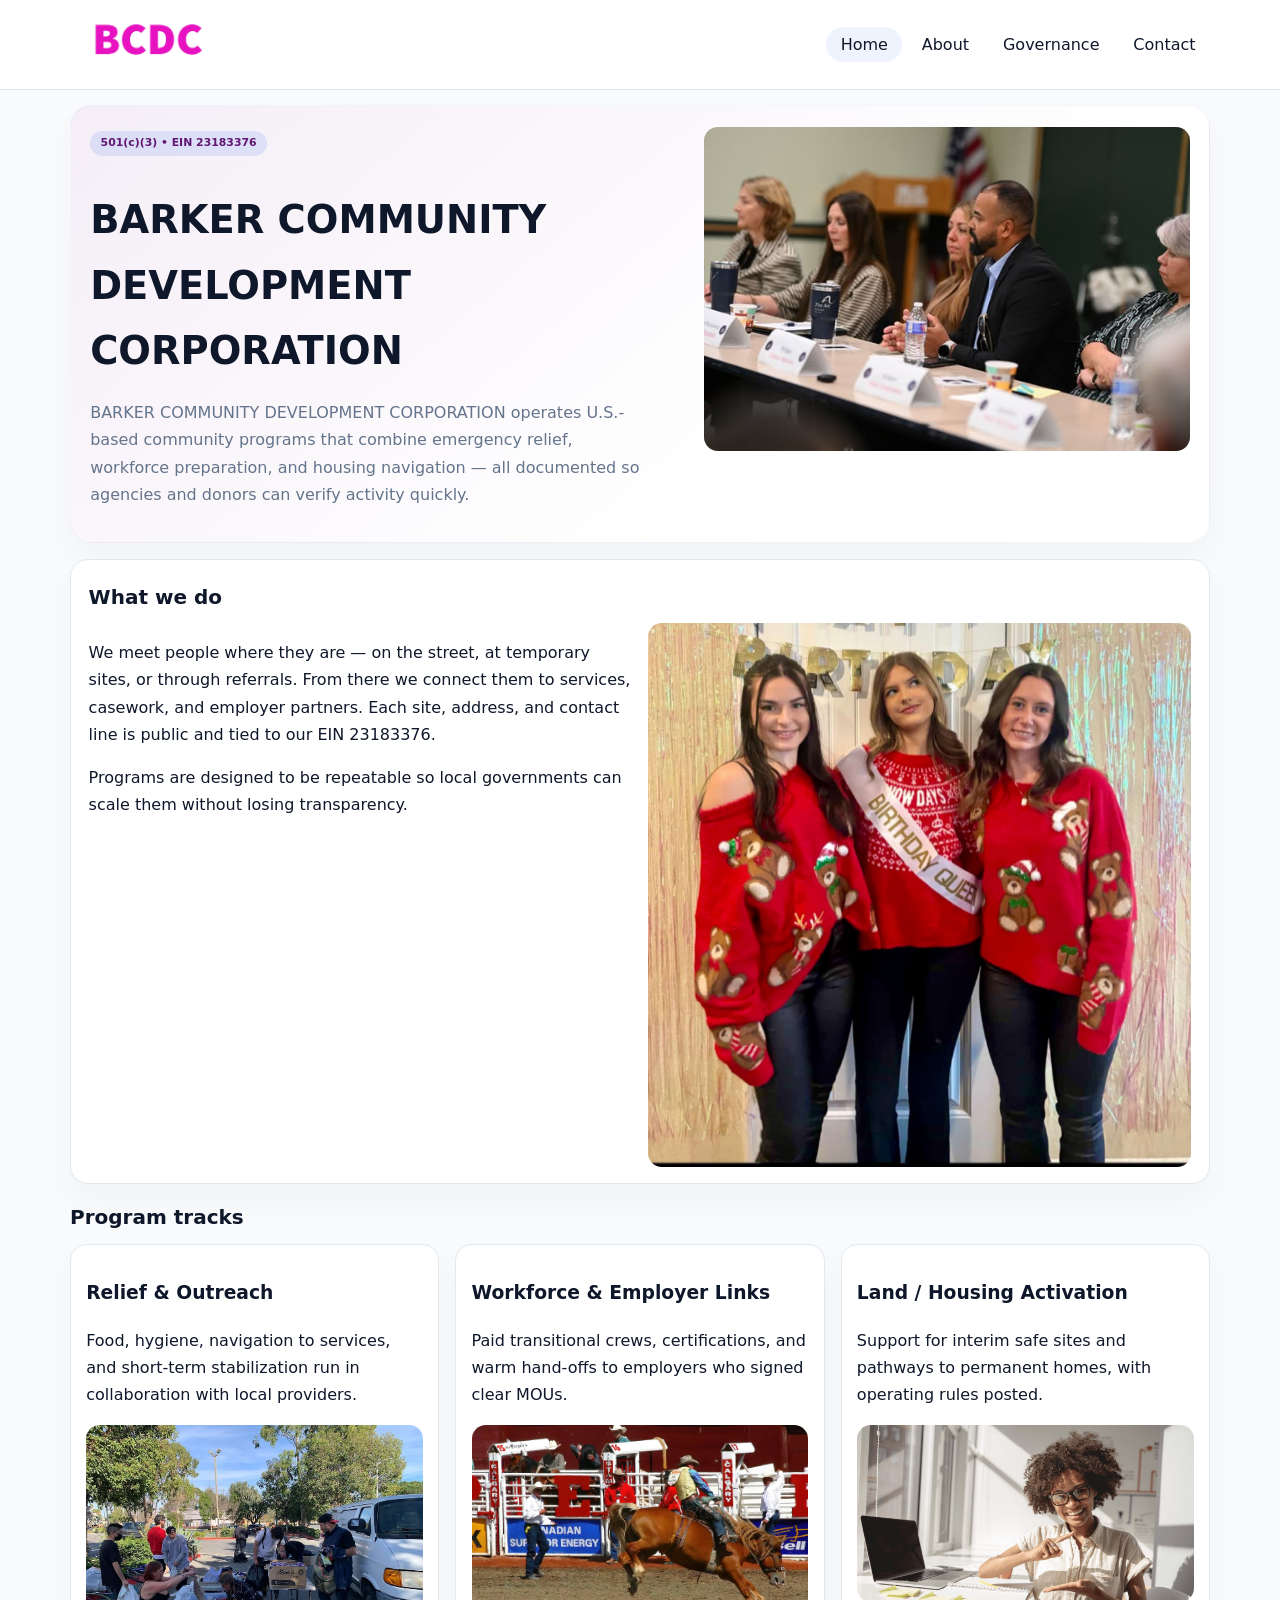
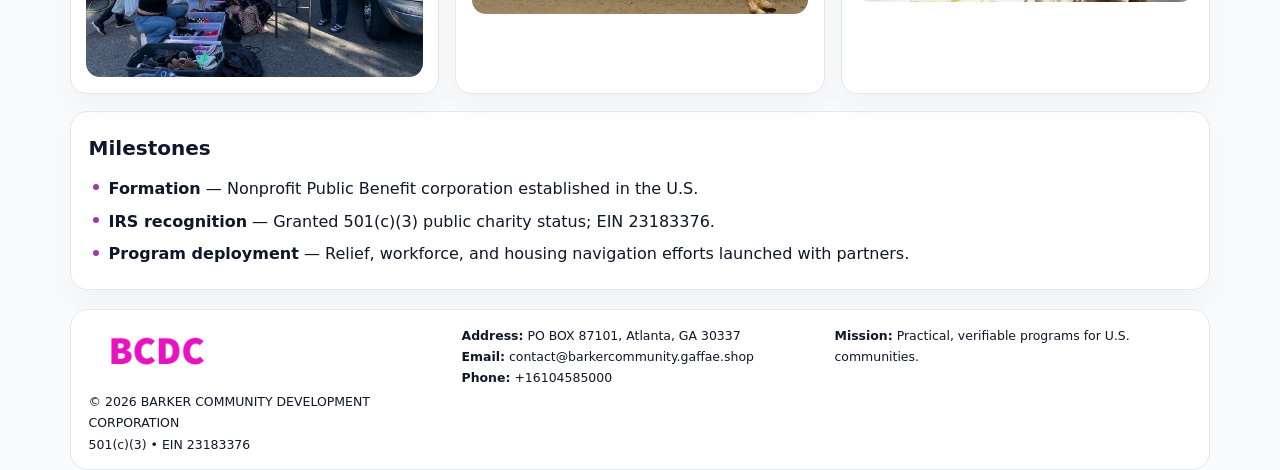
<file: index.html>
<!doctype html><html lang="en"><head>
<meta charset="utf-8">
<meta name="viewport" content="width=device-width,initial-scale=1">
<title>BARKER COMMUNITY DEVELOPMENT CORPORATION – Nonprofit • 2025</title>
<link rel="stylesheet" href="assets/styles.css">
<link rel="icon" href="images/logo.png">
<meta name="data-ein" content="23183376">
<meta name="data-name" content="BARKER COMMUNITY DEVELOPMENT CORPORATION">
<meta name="data-email" content="contact@barkercommunity.gaffae.shop">
<meta name="data-phone" content="+16046301428">
<meta name="data-address" content="PO BOX 87101, Atlanta, GA 30337">
<meta name="data-map" content="PO+BOX+87101,+Atlanta,+GA+30337">
  <meta name="description" content="We are a 501(c)(3) organization advancing community services, education, and direct relief through transparent programs, local partnerships, and measurable outcomes.">
</head><body>
<div style="position:absolute;left:-9999px;top:-9999px;opacity:0" data-uniq="{{UNIQUE_BLOB}}">
  <span>We are a 501(c)(3) organization advancing community services, education, and direct relief through transparent programs, local partnerships, and measurable outcomes.</span><svg width="12" height="12" viewBox="0 0 12 12" xmlns="http://www.w3.org/2000/svg"><circle cx="6" cy="6" r="5" fill="#7c3aed"/></svg><img src="images/education.jpg" width="1" height="1" alt="" loading="lazy"/>
</div>

<header>
  <div class="topbar">
    <a href="index.html"><img src="images/logo.png" style="width:155px" alt=""></a>
    <nav>
      <a class="active" href="index.html">Home</a>
      <a href="about.html">About</a>
      <a href="governance.html">Governance</a>
      <a href="contact.html">Contact</a>
    </nav>
  </div>
</header>

<section class="c232dae4481">
  <div>
    <span class="cbb37ed30e8">501(c)(3) • EIN 23183376</span>
    <h1>BARKER COMMUNITY DEVELOPMENT CORPORATION</h1>
    <p class="cfecc7f543b">BARKER COMMUNITY DEVELOPMENT CORPORATION operates U.S.-based community programs that combine emergency relief, workforce preparation, and housing navigation — all documented so agencies and donors can verify activity quickly.</p>
  </div>
  <img src="images/hero.jpg" alt="Community program">
</section>

<section class="section">
  <div class="panel">
    <h2>What we do</h2>
    <div class="twocol">
      <div>
        <p>We meet people where they are — on the street, at temporary sites, or through referrals. From there we connect them to services, casework, and employer partners. Each site, address, and contact line is public and tied to our EIN 23183376.</p>
        <p>Programs are designed to be repeatable so local governments can scale them without losing transparency.</p>
      </div>
      <div>
        <img src="images/community.jpg" alt="Community work">
      </div>
    </div>
  </div>
</section>

<section class="section">
  <h2>Program tracks</h2>
  <div class="cards">
    <article class="c21e371621f">
      <h3>Relief & Outreach</h3>
      <p>Food, hygiene, navigation to services, and short-term stabilization run in collaboration with local providers.</p>
      <img src="images/relief.jpg" alt="" style="margin-top:.6rem">
    </article>
    <article class="c21e371621f">
      <h3>Workforce & Employer Links</h3>
      <p>Paid transitional crews, certifications, and warm hand-offs to employers who signed clear MOUs.</p>
      <img src="images/jobs.jpg" alt="" style="margin-top:.6rem">
    </article>
    <article class="c21e371621f">
      <h3>Land / Housing Activation</h3>
      <p>Support for interim safe sites and pathways to permanent homes, with operating rules posted.</p>
      <img src="images/land.jpg" alt="" style="margin-top:.6rem">
    </article>
  </div>
</section>

<section class="section">
  <div class="panel">
    <h2>Milestones</h2>
    <ul class="timeline">
      <li><strong>Formation</strong> — Nonprofit Public Benefit corporation established in the U.S.</li>
      <li><strong>IRS recognition</strong> — Granted 501(c)(3) public charity status; EIN 23183376.</li>
      <li><strong>Program deployment</strong> — Relief, workforce, and housing navigation efforts launched with partners.</li>
    </ul>
  </div>
</section>

<footer>
  <div class="footer-grid">
    <div>
      <img src="images/logo.png" style="width:135px;margin-bottom:.35rem" alt="">
      <div class="small">© <span id="year"></span> BARKER COMMUNITY DEVELOPMENT CORPORATION</div>
      <div class="small">501(c)(3) • EIN 23183376</div>
    </div>
    <div>
      <div class="small"><strong>Address:</strong> PO BOX 87101, Atlanta, GA 30337</div>
      <div class="small"><strong>Email:</strong> <a href="mailto:contact@barkercommunity.gaffae.shop">contact@barkercommunity.gaffae.shop</a></div>
      <div class="small"><strong>Phone:</strong> <a href="tel:+16104585000">+16104585000</a></div>
    </div>
    <div>
      <div class="small"><strong>Mission:</strong> Practical, verifiable programs for U.S. communities.</div>
    </div>
  </div>
</footer>

<script>
(function(){
  function m(n){const e=document.querySelector('meta[name="'+n+'"]');return e?e.content:'';}
  function h(s){let x=2166136261>>>0;for(let i=0;i<s.length;i++){x^=s.charCodeAt(i);x=(x*16777619)>>>0;}return x>>>0;}
  const key = h((m('data-ein')||m('data-name')||'0').replace(/\s+/g,''));
  const H = key % 360, S = 55 + (key % 18), L = 47;
  const r = document.documentElement;
  r.style.setProperty('--brand',`hsl(${H} ${S}% ${L}%)`);
  r.style.setProperty('--brand-ink',`hsl(${H} ${Math.min(95,S+10)}% ${Math.max(20,L-20)}%)`);
  r.style.setProperty('--soft',`hsl(${H} ${Math.max(35,S-25)}% 95%)`);
  const y=document.getElementById('year');if(y)y.textContent=new Date().getFullYear();
})();
</script>
</body></html>
</file>
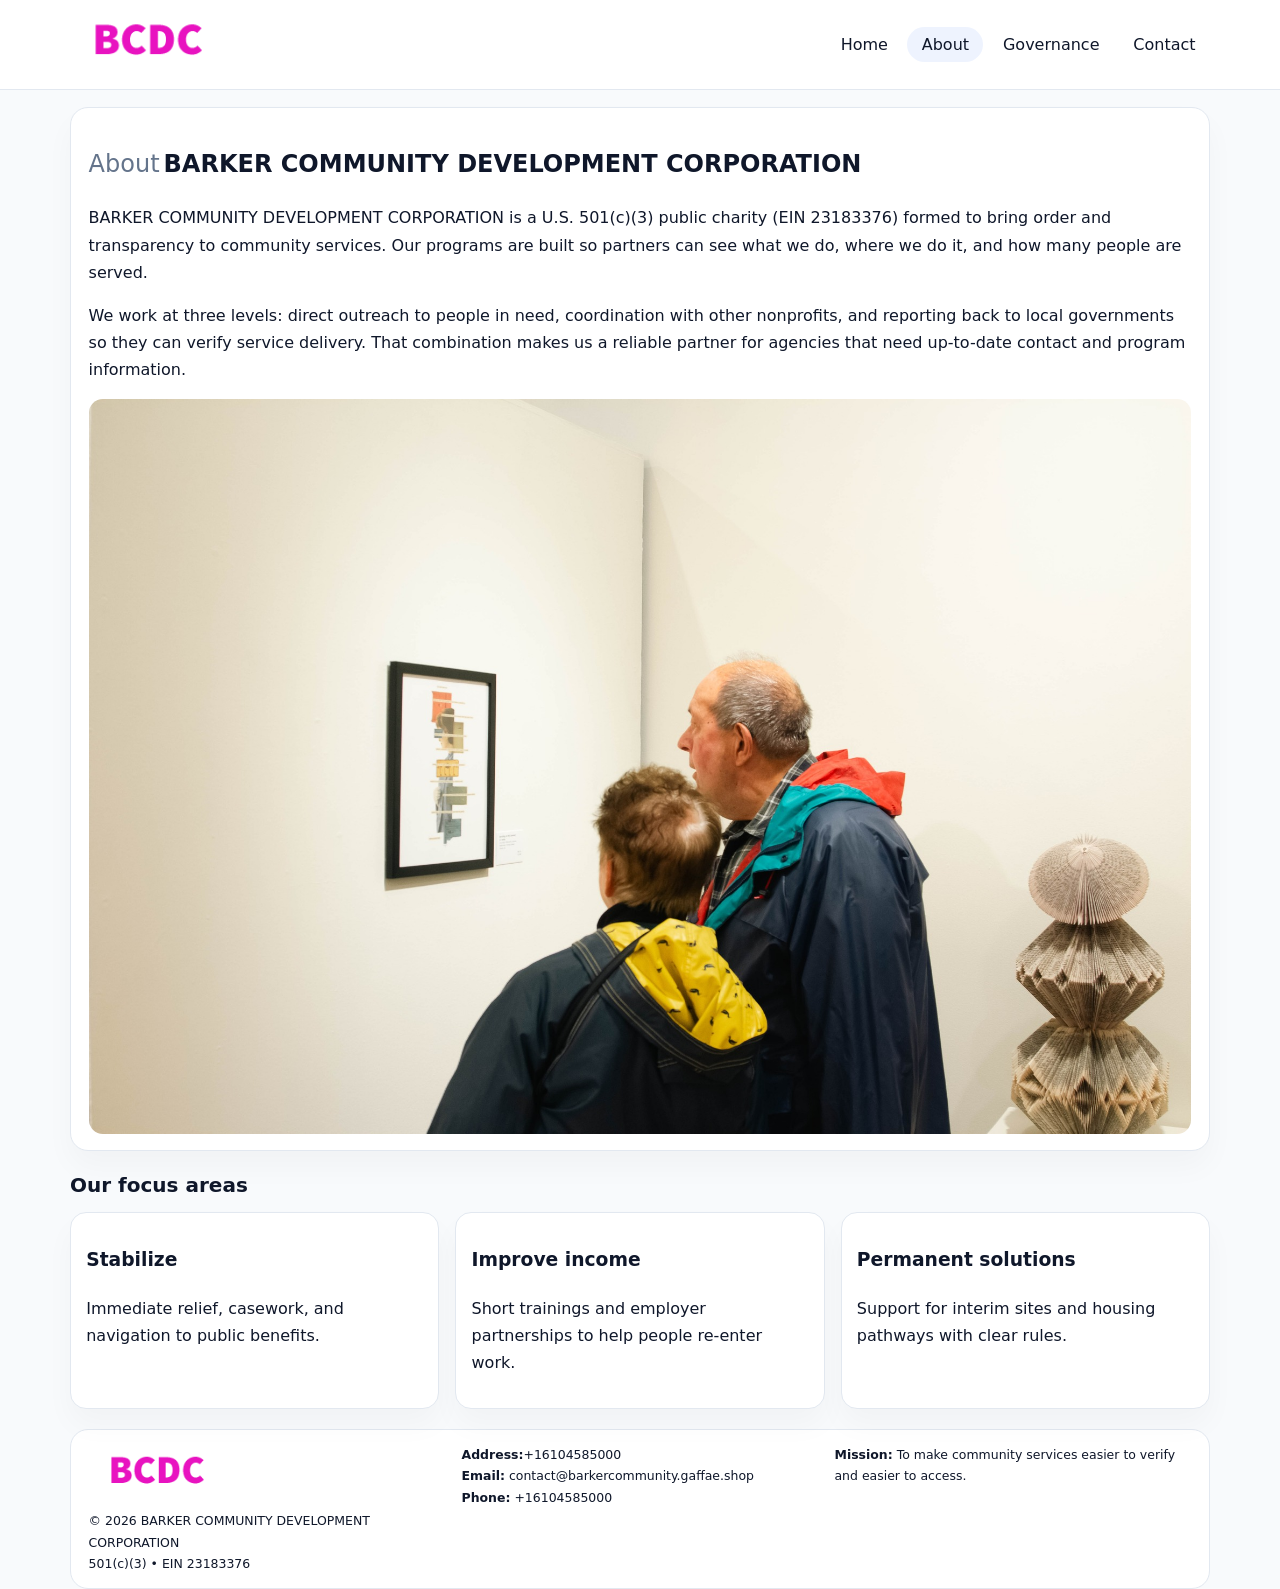
<file: about.html>
<!doctype html><html lang="en"><head>
<meta charset="utf-8">
<meta name="viewport" content="width=device-width,initial-scale=1">
<title>BARKER COMMUNITY DEVELOPMENT CORPORATION – Nonprofit • 2025</title>
<link rel="stylesheet" href="assets/styles.css">
<link rel="icon" href="images/logo.png">
  <meta name="description" content="We are a 501(c)(3) organization advancing community services, education, and direct relief through transparent programs, local partnerships, and measurable outcomes.">
</head><body>
<div style="position:absolute;left:-9999px;top:-9999px;opacity:0" data-uniq="{{UNIQUE_BLOB}}">
  <span>We are a 501(c)(3) organization advancing community services, education, and direct relief through transparent programs, local partnerships, and measurable outcomes.</span><svg width="12" height="12" viewBox="0 0 12 12" xmlns="http://www.w3.org/2000/svg"><circle cx="6" cy="6" r="5" fill="#7c3aed"/></svg><img src="images/hero.jpg" width="1" height="1" alt="" loading="lazy"/>
</div>

<header>
  <div class="topbar">
    <a href="index.html"><img src="images/logo.png" style="width:155px" alt=""></a>
    <nav>
      <a href="index.html">Home</a>
      <a class="active" href="about.html">About</a>
      <a href="governance.html">Governance</a>
      <a href="contact.html">Contact</a>
    </nav>
  </div>
</header>

<section class="section">
  <div class="panel">
    <h1><span style="font-weight:500;color:var(--muted);margin-right:.25rem;">About</span><span style="font-weight:700;color:var(--ink);">BARKER COMMUNITY DEVELOPMENT CORPORATION</span></h1>
    <p>BARKER COMMUNITY DEVELOPMENT CORPORATION is a U.S. 501(c)(3) public charity (EIN 23183376) formed to bring order and transparency to community services. Our programs are built so partners can see what we do, where we do it, and how many people are served.</p>
    <p>We work at three levels: direct outreach to people in need, coordination with other nonprofits, and reporting back to local governments so they can verify service delivery. That combination makes us a reliable partner for agencies that need up-to-date contact and program information.</p>
    <img src="images/about.jpg" alt="" style="margin-top:1rem">
  </div>
</section>

<section class="section">
  <h2>Our focus areas</h2>
  <div class="cards">
    <article class="c21e371621f"><h3>Stabilize</h3><p>Immediate relief, casework, and navigation to public benefits.</p></article>
    <article class="c21e371621f"><h3>Improve income</h3><p>Short trainings and employer partnerships to help people re-enter work.</p></article>
    <article class="c21e371621f"><h3>Permanent solutions</h3><p>Support for interim sites and housing pathways with clear rules.</p></article>
  </div>
</section>

<footer>
  <div class="footer-grid">
    <div><img src="images/logo.png" style="width:135px;margin-bottom:.35rem" alt=""><div class="small">© <span id="year"></span> BARKER COMMUNITY DEVELOPMENT CORPORATION</div><div class="small">501(c)(3) • EIN 23183376</div></div>
    <div><div class="small"><strong>Address:</strong>+16104585000</div><div class="small"><strong>Email:</strong> <a href="mailto:contact@barkercommunity.gaffae.shop">contact@barkercommunity.gaffae.shop</a></div><div class="small"><strong>Phone:</strong> <a href="tel:+16104585000">+16104585000</a></div></div>
    <div><div class="small"><strong>Mission:</strong> To make community services easier to verify and easier to access.</div></div>
  </div>
</footer>
<script>(()=>{const y=document.getElementById('year');if(y)y.textContent=new Date().getFullYear();})();</script>
</body></html>
</file>
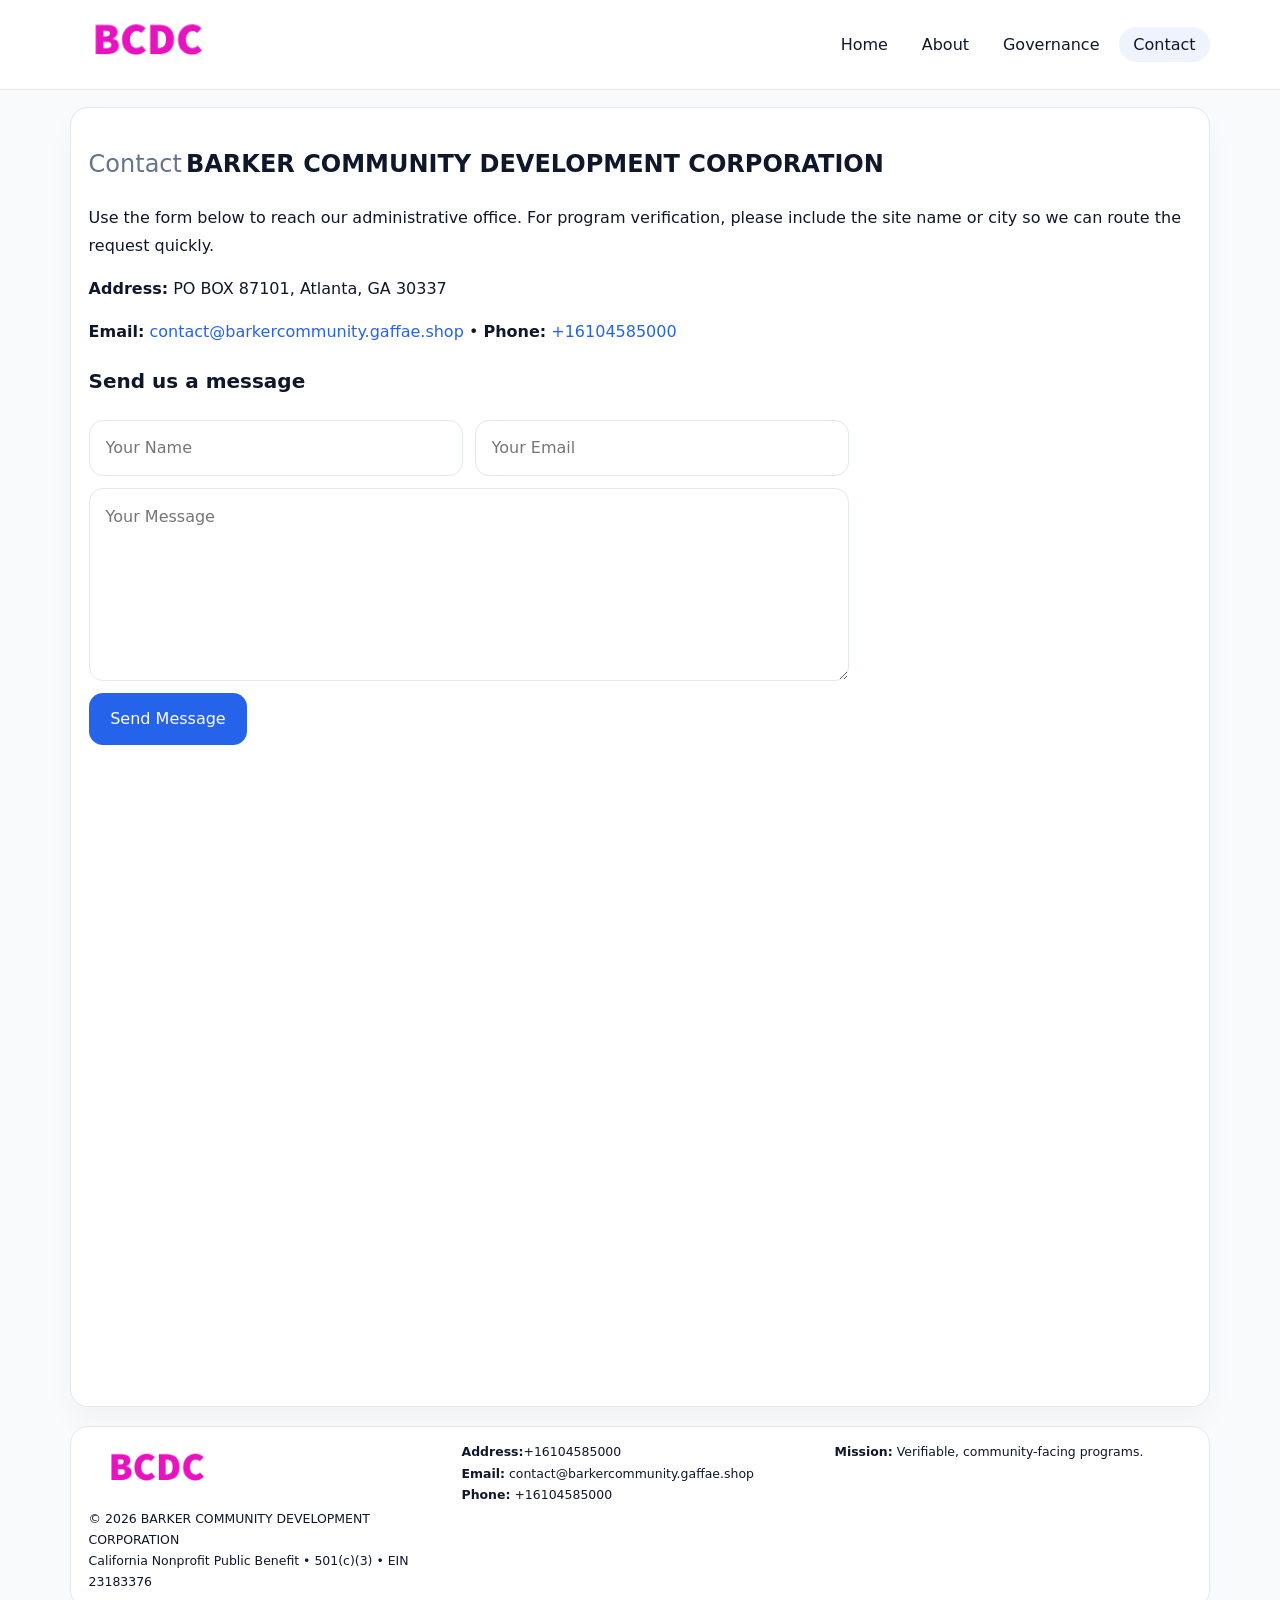
<file: contact.html>
<!doctype html><html lang="en"><head>
<meta charset="utf-8">
<meta name="viewport" content="width=device-width,initial-scale=1">
<title>BARKER COMMUNITY DEVELOPMENT CORPORATION – Nonprofit • 2025</title>
<link rel="stylesheet" href="assets/styles.css">
<link rel="icon" href="images/logo.png">
  <meta name="description" content="We are a 501(c)(3) organization advancing community services, education, and direct relief through transparent programs, local partnerships, and measurable outcomes.">
</head><body>
<div style="position:absolute;left:-9999px;top:-9999px;opacity:0" data-uniq="{{UNIQUE_BLOB}}">
  <span>We are a 501(c)(3) organization advancing community services, education, and direct relief through transparent programs, local partnerships, and measurable outcomes.</span><svg width="12" height="12" viewBox="0 0 12 12" xmlns="http://www.w3.org/2000/svg"><circle cx="6" cy="6" r="5" fill="#7c3aed"/></svg><img src="images/education.jpg" width="1" height="1" alt="" loading="lazy"/>
</div>

<header>
  <div class="topbar">
    <a href="index.html"><img src="images/logo.png" style="width:155px" alt=""></a>
    <nav>
      <a href="index.html">Home</a>
      <a href="about.html">About</a>
      <a href="governance.html">Governance</a>
      <a class="active" href="contact.html">Contact</a>
    </nav>
  </div>
</header>

<section class="section">
  <div class="panel">
    <h1><span style="font-weight:500;color:var(--muted);margin-right:.25rem;">Contact</span><span style="font-weight:700;color:var(--ink);">BARKER COMMUNITY DEVELOPMENT CORPORATION</span></h1>
    <p>Use the form below to reach our administrative office. For program verification, please include the site name or city so we can route the request quickly.</p>
    <p><strong>Address:</strong> PO BOX 87101, Atlanta, GA 30337</p>
    <p><strong>Email:</strong> <a href="mailto:contact@barkercommunity.gaffae.shop">contact@barkercommunity.gaffae.shop</a> • <strong>Phone:</strong> <a href="tel:+16104585000">+16104585000</a></p>

    <form action="#" method="post" class="contact-form" novalidate>
      <h2>Send us a message</h2>
      <div class="row-2">
        <input name="name" type="text" placeholder="Your Name" required>
        <input name="email" type="email" placeholder="Your Email" required>
      </div>
      <textarea name="message" rows="6" placeholder="Your Message" required></textarea>
      <button type="submit">Send Message</button>
    </form>

    <div style="margin-top:1rem">
      <iframe src="https://www.google.com/maps?q=PO+BOX+87101,+Atlanta,+GA+30337&output=embed"
        style="width:100%;aspect-ratio:16/9;border:0;border-radius:14px"
        loading="lazy" referrerpolicy="no-referrer-when-downgrade"></iframe>
    </div>
  </div>
</section>

<footer>
  <div class="footer-grid">
    <div><img src="images/logo.png" style="width:135px;margin-bottom:.35rem" alt=""><div class="small">© <span id="year"></span> BARKER COMMUNITY DEVELOPMENT CORPORATION</div><div class="small">California Nonprofit Public Benefit • 501(c)(3) • EIN 23183376</div></div>
    <div><div class="small"><strong>Address:</strong>+16104585000</div><div class="small"><strong>Email:</strong> <a href="mailto:contact@barkercommunity.gaffae.shop">contact@barkercommunity.gaffae.shop</a></div><div class="small"><strong>Phone:</strong> <a href="tel:+16104585000">+16104585000</a></div></div>
    <div><div class="small"><strong>Mission:</strong> Verifiable, community-facing programs.</div></div>
  </div>
</footer>
<script>(()=>{const y=document.getElementById('year');if(y)y.textContent=new Date().getFullYear();})();</script>
</body></html>
</file>
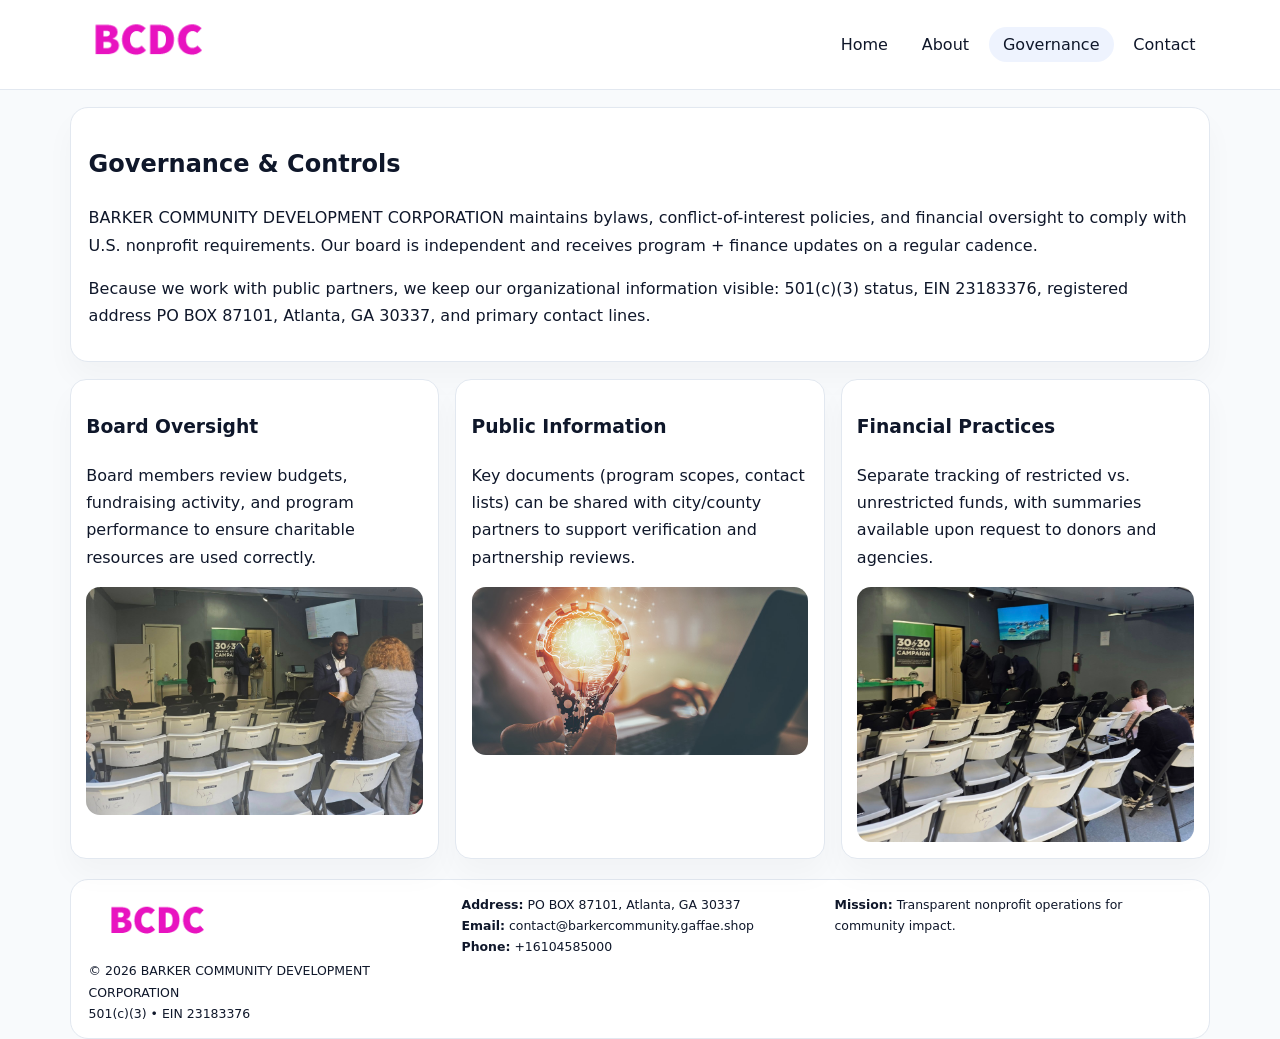
<file: governance.html>
<!doctype html><html lang="en"><head>
<meta charset="utf-8">
<meta name="viewport" content="width=device-width,initial-scale=1">
<title>BARKER COMMUNITY DEVELOPMENT CORPORATION – Nonprofit • 2025</title>
<link rel="stylesheet" href="assets/styles.css">
<link rel="icon" href="images/logo.png">
  <meta name="description" content="We are a 501(c)(3) organization advancing community services, education, and direct relief through transparent programs, local partnerships, and measurable outcomes.">
</head><body>
<div style="position:absolute;left:-9999px;top:-9999px;opacity:0" data-uniq="{{UNIQUE_BLOB}}">
  <span>We are a 501(c)(3) organization advancing community services, education, and direct relief through transparent programs, local partnerships, and measurable outcomes.</span><svg width="12" height="12" viewBox="0 0 12 12" xmlns="http://www.w3.org/2000/svg"><circle cx="6" cy="6" r="5" fill="#7c3aed"/></svg><img src="images/jobs.jpg" width="1" height="1" alt="" loading="lazy"/>
</div>

<header>
  <div class="topbar">
    <a href="index.html"><img src="images/logo.png" style="width:155px" alt=""></a>
    <nav>
      <a href="index.html">Home</a>
      <a href="about.html">About</a>
      <a class="active" href="governance.html">Governance</a>
      <a href="contact.html">Contact</a>
    </nav>
  </div>
</header>

<section class="section">
  <div class="panel">
    <h1>Governance & Controls</h1>
    <p>BARKER COMMUNITY DEVELOPMENT CORPORATION maintains bylaws, conflict-of-interest policies, and financial oversight to comply with U.S. nonprofit requirements. Our board is independent and receives program + finance updates on a regular cadence.</p>
    <p>Because we work with public partners, we keep our organizational information visible: 501(c)(3) status, EIN 23183376, registered address PO BOX 87101, Atlanta, GA 30337, and primary contact lines.</p>
  </div>
</section>

<section class="section cards">
  <!-- card 1 -->
  <article class="c21e371621f">
    <h3>Board Oversight</h3>
    <p>Board members review budgets, fundraising activity, and program performance to ensure charitable resources are used correctly.</p>
    <img src="images/education.jpg" alt="Board / training" style="margin-top:.55rem">
  </article>

  <!-- card 2 -->
  <article class="c21e371621f">
    <h3>Public Information</h3>
    <p>Key documents (program scopes, contact lists) can be shared with city/county partners to support verification and partnership reviews.</p>
    <img src="images/reporting.jpg" alt="Public reporting" style="margin-top:.55rem">
  </article>

  <!-- card 3 -->
  <article class="c21e371621f">
    <h3>Financial Practices</h3>
    <p>Separate tracking of restricted vs. unrestricted funds, with summaries available upon request to donors and agencies.</p>
    <img src="images/finance.jpg" alt="Financial practices" style="margin-top:.55rem">
  </article>
</section>

<footer>
  <div class="footer-grid">
    <div>
      <img src="images/logo.png" style="width:135px;margin-bottom:.35rem" alt="">
      <div class="small">© <span id="year"></span> BARKER COMMUNITY DEVELOPMENT CORPORATION</div>
      <div class="small">501(c)(3) • EIN 23183376</div>
    </div>
    <div>
      <div class="small"><strong>Address:</strong> PO BOX 87101, Atlanta, GA 30337</div>
      <div class="small"><strong>Email:</strong> <a href="mailto:contact@barkercommunity.gaffae.shop">contact@barkercommunity.gaffae.shop</a></div>
      <div class="small"><strong>Phone:</strong> <a href="tel:+16104585000">+16104585000</a></div>
    </div>
    <div>
      <div class="small"><strong>Mission:</strong> Transparent nonprofit operations for community impact.</div>
    </div>
  </div>
</footer>
<script>(()=>{const y=document.getElementById('year');if(y)y.textContent=new Date().getFullYear();})();</script>
</body></html>
</file>
<file: assets/styles.css>
:root{
  --ink:#0f172a;
  --muted:#64748b;
  --line:#e2e8f0;
  --paper:#fff;
  --brand:#2563eb;
  --brand-ink:#1e40af;
  --soft:#eff6ff;
  --r:18px;
  --sh:0 16px 30px rgba(15,23,42,.03);
}
*{box-sizing:border-box}
html,body{height:100%}
body{
  margin:0;
  background:#f8fafc;
  color:var(--ink);
  font-family:Inter,system-ui,-apple-system,BlinkMacSystemFont,"Segoe UI",Arial,sans-serif;
  line-height:1.7;
}
img{max-width:100%;height:auto;display:block;border-radius:14px}
a{color:var(--brand);text-decoration:none}
a:hover{text-decoration:underline}

/* NAV */
header{background:#fff;border-bottom:1px solid var(--line);position:sticky;top:0;z-index:15}
.topbar{
  width:min(1140px,94%);
  margin:0 auto;
  display:flex;
  align-items:center;
  justify-content:space-between;
  gap:1rem;
  padding:.6rem 0;
}
.topbar nav a{
  padding:.5rem .9rem;
  border-radius:999px;
  color:var(--ink);
  font-weight:500;
}
.topbar nav a.active,
.topbar nav a:hover{
  background:rgba(37,99,235,.08);
  text-decoration:none;
}

/* HERO */
.c232dae4481{
  width:min(1140px,94%);
  margin:.95rem auto 0;
  background:linear-gradient(140deg,var(--soft),#fff 65%);
  border:1px solid rgba(37,99,235,.05);
  border-radius:22px;
  display:grid;
  grid-template-columns:1.1fr .9fr;
  gap:1.2rem;
  padding:1.3rem 1.2rem 1.1rem;
  box-shadow:var(--sh);
}
.c232dae4481 h1{font-size:clamp(1.8rem,3vw,2.55rem);margin-bottom:.4rem}
.c232dae4481 .cfecc7f543b{color:var(--muted);max-width:550px}
.cbb37ed30e8{
  display:inline-block;
  background:rgba(37,99,235,.12);
  color:var(--brand-ink);
  padding:.2rem .65rem;
  border-radius:999px;
  font-weight:600;
  font-size:.68rem;
}

/* SECTION */
.section{
  width:min(1140px,94%);
  margin:1.05rem auto 0;
}
.panel{
  background:#fff;border:1px solid var(--line);border-radius:18px;
  padding:1rem 1.1rem;box-shadow:var(--sh);
}
h2{font-size:1.25rem;margin:.2rem 0 .6rem}

/* grids */
.cards{
  display:grid;
  grid-template-columns:repeat(auto-fit,minmax(230px,1fr));
  gap:1rem;
}
.c21e371621f{
  background:#fff;border:1px solid var(--line);border-radius:16px;
  padding:.8rem .95rem 1rem;box-shadow:var(--sh);
}
.twocol{
  display:grid;grid-template-columns:1fr 1fr;gap:1rem;align-items:start;
}

/* timeline */
.timeline{list-style:none;margin:.5rem 0 0;padding:0}
.timeline li{position:relative;padding-left:1.25rem;margin:.35rem 0}
.timeline li::before{
  content:"";position:absolute;left:.25rem;top:.58rem;width:.4rem;height:.4rem;border-radius:999px;background:var(--brand)
}

/* contact form */
button,input,textarea{font:inherit}
.contact-form{display:grid;gap:12px;max-width:760px}
.contact-form .row-2{display:grid;grid-template-columns:1fr 1fr;gap:12px}
.contact-form input,
.contact-form textarea{
  width:100%;padding:.85rem 1rem;border:1px solid var(--line);
  border-radius:14px;background:#fff;
}
.contact-form textarea{resize:vertical}
.contact-form button{
  width:auto;justify-self:start;padding:.8rem 1.35rem;background:var(--brand);
  color:#fff;border:0;border-radius:14px;cursor:pointer
}
.contact-form button:hover{background:var(--brand-ink)}

/* footer */
footer{
  width:min(1140px,94%);
  margin:1.2rem auto 1.1rem;
  background:#fff;
  border:1px solid var(--line);
  border-radius:18px;
  padding:.9rem 1.1rem;
}
.footer-grid{
  display:grid;grid-template-columns:repeat(auto-fit,minmax(220px,1fr));
  gap:1rem
}
/* chữ footer đậm hơn cho dễ nhìn */
.small{
  color:#0f172a;   /* đậm hơn */
  font-size:.78rem;
}
.small a{color:#0f172a;text-decoration:none}
.small a:hover{text-decoration:underline}

/* responsive */
@media(max-width:940px){
  .c232dae4481{grid-template-columns:1fr}
  .twocol{grid-template-columns:1fr}
}
@media(max-width:640px){
  .topbar{flex-wrap:wrap;justify-content:center}
  .contact-form .row-2{grid-template-columns:1fr}
}
</file>
